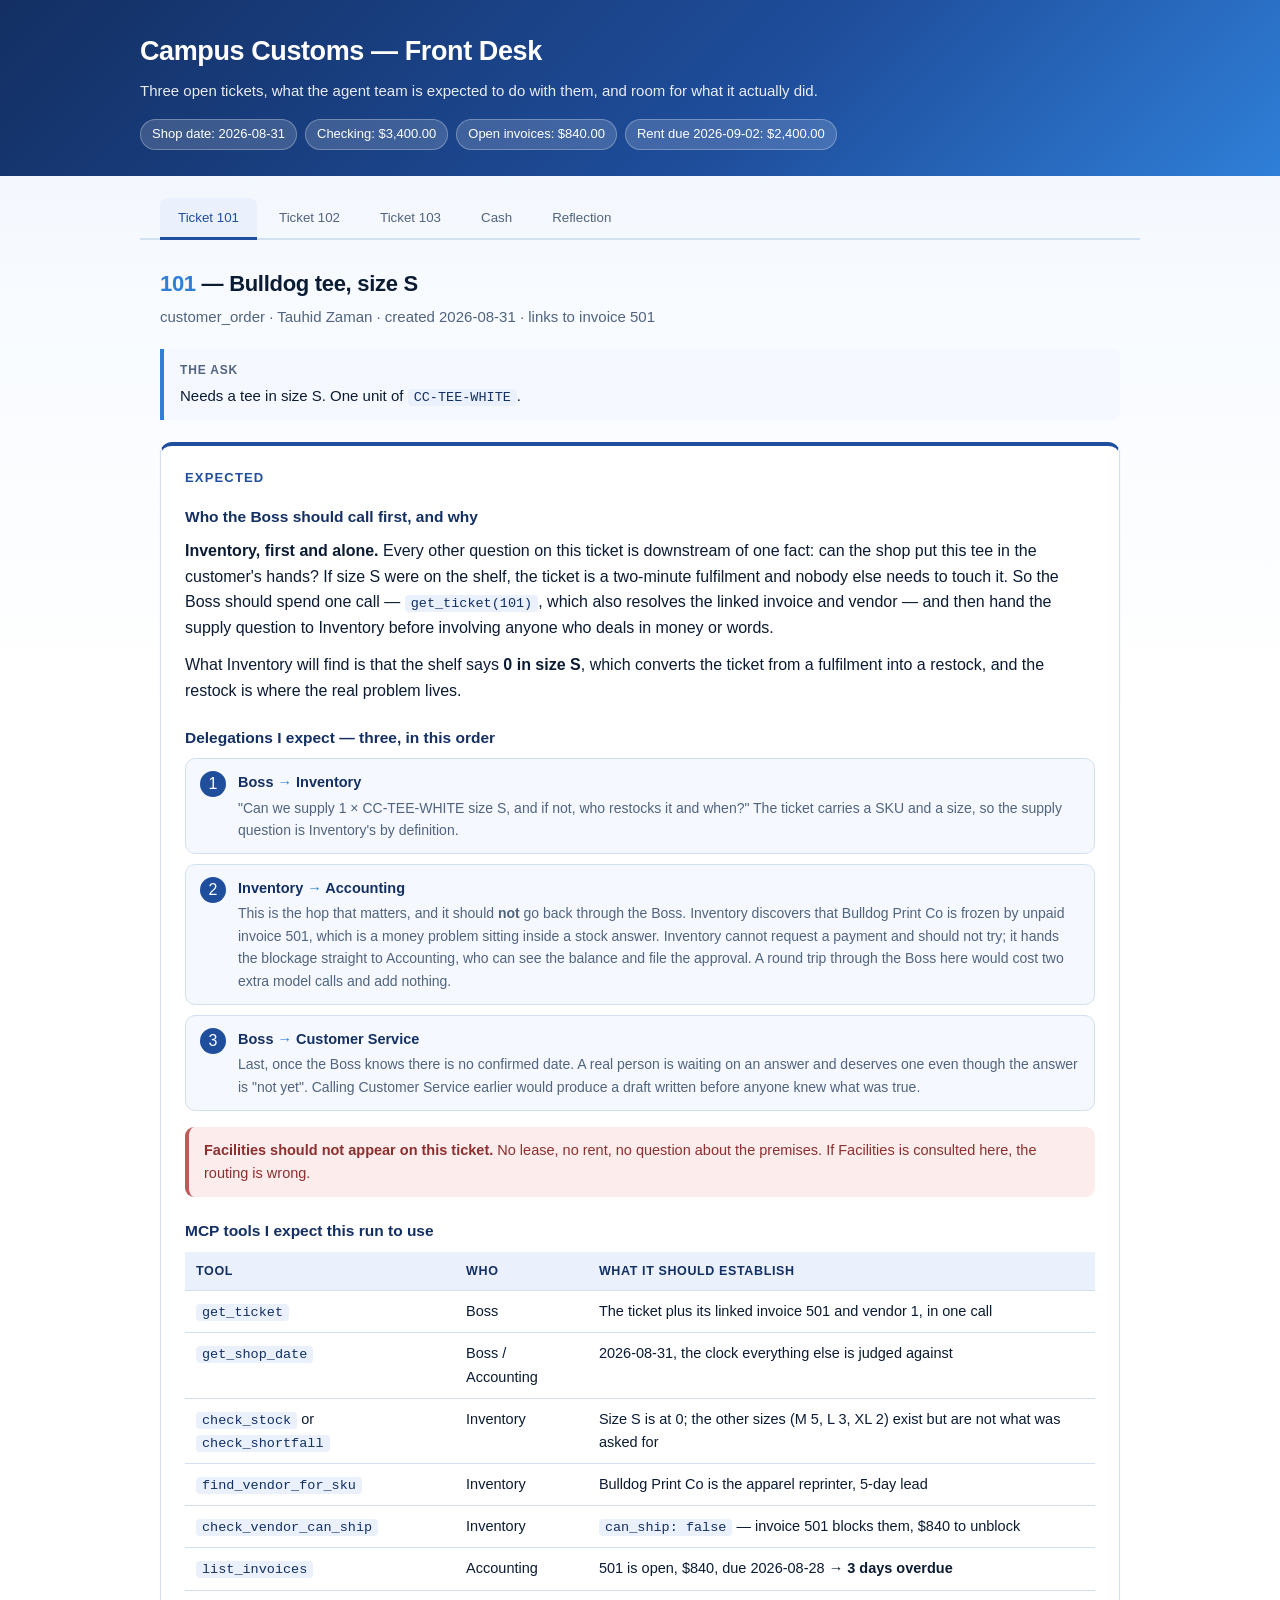
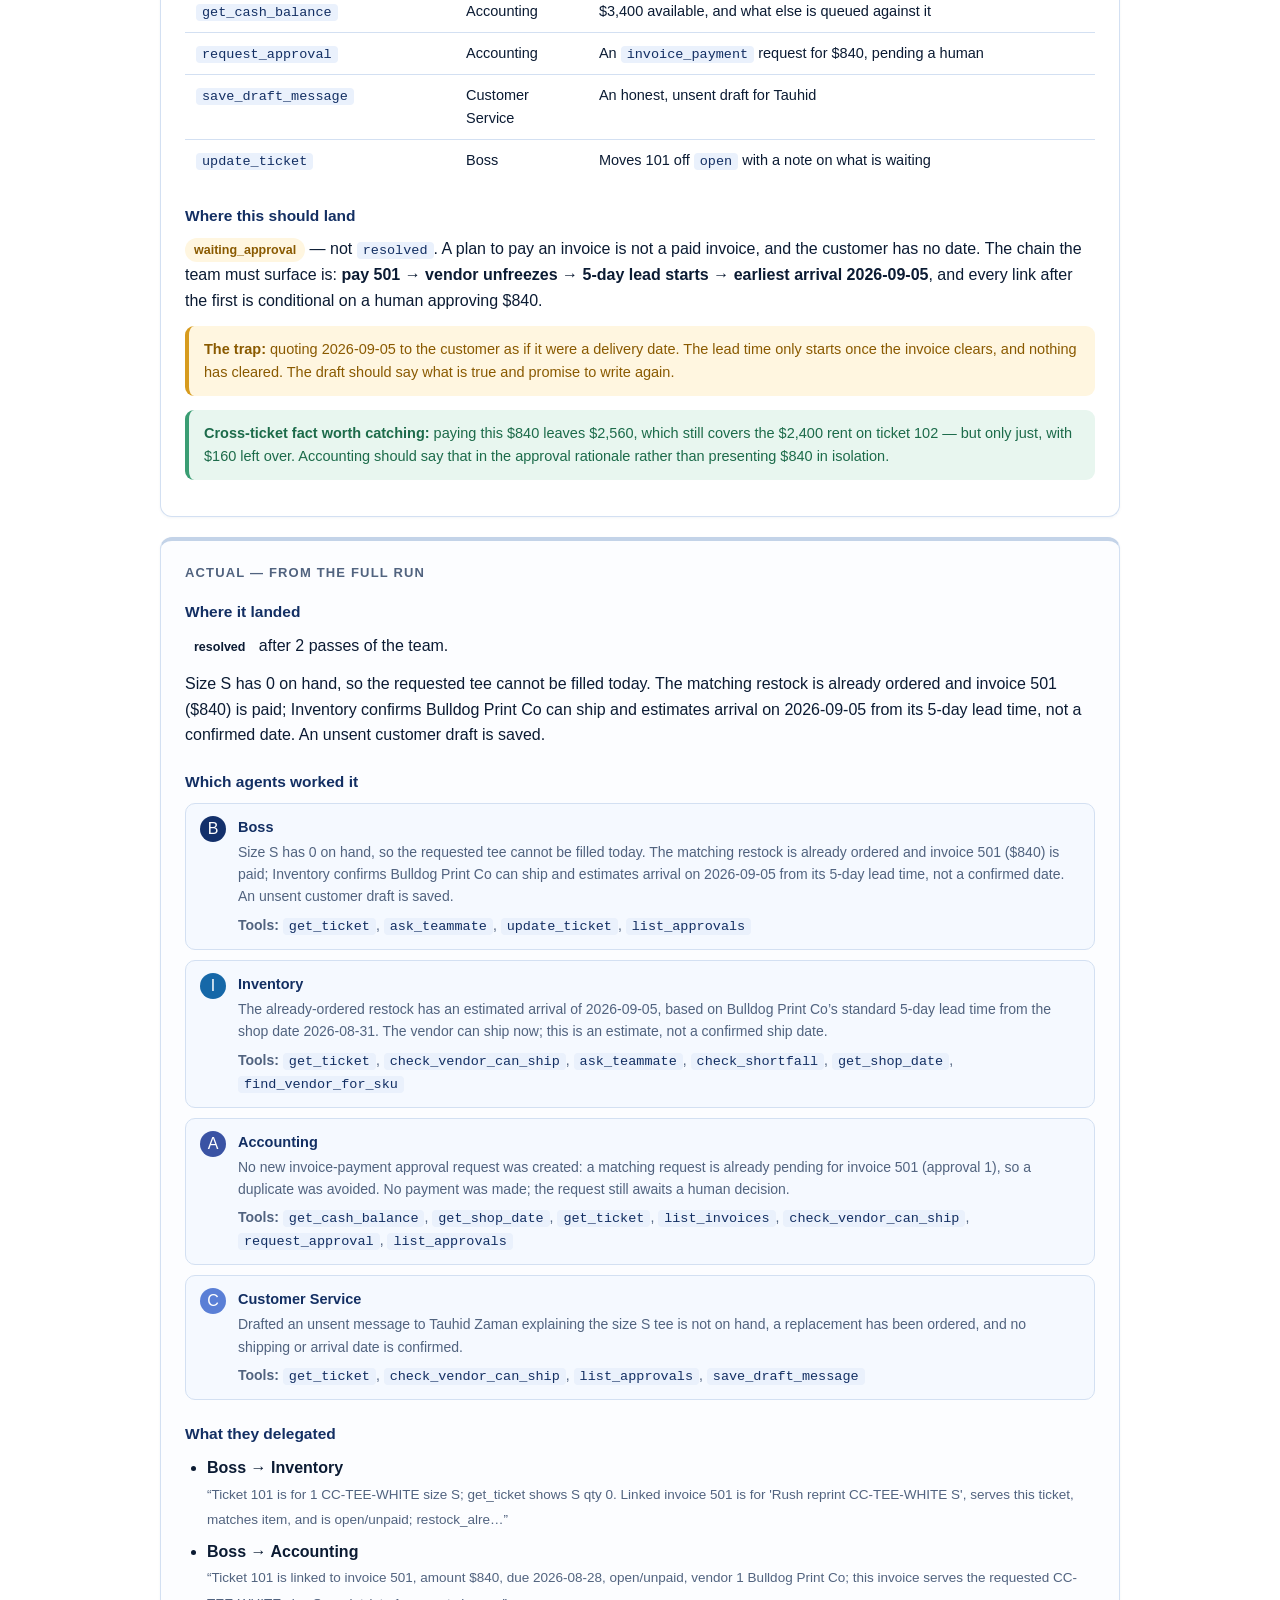
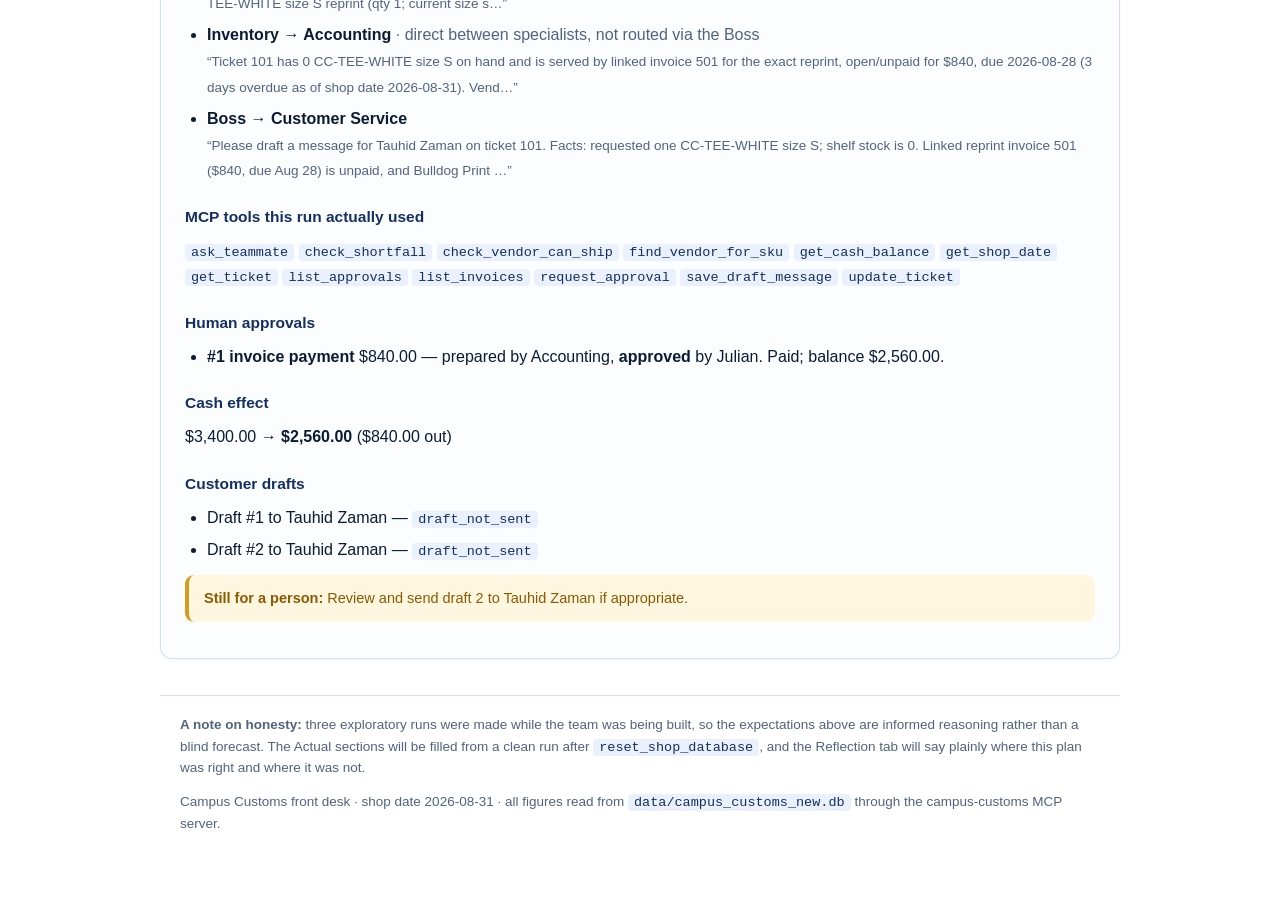
<file: output/desk_tickets.html>
<!DOCTYPE html>
<html lang="en">
<head>
<meta charset="utf-8">
<meta name="viewport" content="width=device-width, initial-scale=1">
<title>Campus Customs — Front Desk</title>
<style>
  :root{
    --ink:#0b1b33; --muted:#51637f; --line:#d3e0f2;
    --blue:#1f4e9c; --blue-dk:#132f63; --blue-lt:#eaf1fc;
    --blue-soft:#f5f9ff; --accent:#2f7fd8; --warn:#8a5a00; --warn-bg:#fff6e0;
    --good:#1c6b4a; --good-bg:#e8f6ef; --stop:#8c2f2f; --stop-bg:#fdecec;
  }
  *{box-sizing:border-box}
  body{
    margin:0; padding:0 0 60px;
    font:16px/1.6 -apple-system,BlinkMacSystemFont,"Segoe UI",Roboto,Helvetica,Arial,sans-serif;
    color:var(--ink); background:linear-gradient(180deg,#eef4fd 0%,#f8fbff 320px,#fff 700px);
  }
  header{
    background:linear-gradient(135deg,var(--blue-dk),var(--blue) 60%,var(--accent));
    color:#fff; padding:30px 34px 26px;
  }
  header h1{margin:0 0 6px; font-size:27px; letter-spacing:-.4px}
  header p{margin:0; opacity:.9; font-size:15px}
  .chips{margin-top:16px; display:flex; gap:8px; flex-wrap:wrap}
  .chip{background:rgba(255,255,255,.16); border:1px solid rgba(255,255,255,.28);
    padding:4px 11px; border-radius:20px; font-size:13px}
  .wrap{max-width:1000px; margin:0 auto; padding:0 20px}
  nav{
    display:flex; gap:4px; flex-wrap:wrap; margin:22px auto 0; max-width:1000px;
    padding:0 20px; border-bottom:2px solid var(--line);
  }
  nav button{
    font:600 15px/1 inherit; color:var(--muted); background:none; cursor:pointer;
    border:none; border-bottom:3px solid transparent; padding:12px 18px; margin-bottom:-2px;
    border-radius:8px 8px 0 0;
  }
  nav button:hover{background:var(--blue-lt); color:var(--blue)}
  nav button[aria-selected="true"]{color:var(--blue); border-bottom-color:var(--blue); background:var(--blue-lt)}
  section[role=tabpanel]{display:none; padding-top:26px}
  section[role=tabpanel].on{display:block}
  h2{font-size:22px; margin:0 0 4px; letter-spacing:-.3px}
  h2 .id{color:var(--accent); font-variant-numeric:tabular-nums}
  .sub{color:var(--muted); margin:0 0 20px; font-size:15px}
  .quote{
    border-left:4px solid var(--accent); background:var(--blue-soft);
    padding:12px 16px; margin:0 0 22px; border-radius:0 8px 8px 0; font-size:15px;
  }
  .quote b{display:block; font-size:12px; text-transform:uppercase; letter-spacing:.07em;
    color:var(--muted); margin-bottom:4px; font-weight:700}
  .panel{
    background:#fff; border:1px solid var(--line); border-radius:12px;
    padding:22px 24px; margin-bottom:20px; box-shadow:0 1px 3px rgba(20,50,100,.05);
  }
  .panel.expected{border-top:4px solid var(--blue)}
  .panel.actual{border-top:4px solid #c3d3e8; background:#fcfdff}
  .panel h3{margin:0 0 16px; font-size:13px; text-transform:uppercase; letter-spacing:.09em; color:var(--blue)}
  .panel.actual h3{color:var(--muted)}
  h4{margin:22px 0 8px; font-size:15.5px; color:var(--blue-dk)}
  h4:first-of-type{margin-top:0}
  p{margin:0 0 12px}
  ul{margin:0 0 12px; padding-left:22px}
  li{margin-bottom:7px}
  table{width:100%; border-collapse:collapse; margin:4px 0 14px; font-size:14.5px}
  th,td{text-align:left; padding:9px 11px; border-bottom:1px solid var(--line); vertical-align:top}
  th{background:var(--blue-lt); color:var(--blue-dk); font-size:12.5px;
    text-transform:uppercase; letter-spacing:.05em}
  tbody tr:last-child td{border-bottom:none}
  code{background:var(--blue-lt); color:var(--blue-dk); padding:1px 6px;
    border-radius:4px; font:13.5px/1.4 ui-monospace,SFMono-Regular,Menlo,monospace}
  .flow{display:flex; flex-direction:column; gap:10px; margin:6px 0 16px}
  .hop{display:flex; gap:12px; align-items:flex-start; background:var(--blue-soft);
    border:1px solid var(--line); border-radius:10px; padding:12px 14px}
  .hop .n{flex:0 0 26px; height:26px; border-radius:50%; background:var(--blue); color:#fff;
    font:700 13px/26px inherit; text-align:center}
  .hop .b{flex:1}
  .hop .r{font-weight:700; color:var(--blue-dk); font-size:14.5px}
  .hop .r em{font-style:normal; color:var(--accent)}
  .hop .w{font-size:14px; color:var(--muted); margin-top:2px}
  .note{padding:12px 15px; border-radius:9px; font-size:14.5px; margin:0 0 14px}
  .note.warn{background:var(--warn-bg); border-left:4px solid #d79b1e; color:var(--warn)}
  .note.good{background:var(--good-bg); border-left:4px solid #3a9d73; color:var(--good)}
  .note.stop{background:var(--stop-bg); border-left:4px solid #c05a5a; color:var(--stop)}
  .tag{display:inline-block; padding:2px 9px; border-radius:20px; font-size:12.5px; font-weight:700}
  .tag.wait{background:var(--warn-bg); color:var(--warn)}
  .tag.human{background:var(--blue-lt); color:var(--blue)}
  .placeholder{color:var(--muted); font-style:italic; padding:26px; text-align:center;
    border:2px dashed var(--line); border-radius:10px; background:#fff}
  footer{max-width:1000px; margin:36px auto 0; padding:18px 20px 0; border-top:1px solid var(--line);
    color:var(--muted); font-size:13.5px}

  .cash-table{width:100%;border-collapse:collapse;margin:6px 0 16px;font-size:14px}
  .cash-table th{background:var(--blue-lt);color:var(--blue-dk);font-size:11.5px;
    text-transform:uppercase;letter-spacing:.05em;text-align:left;padding:9px 11px}
  .cash-table td{padding:10px 11px;border-bottom:1px solid var(--line);vertical-align:top}
  .cash-table tr.total td{border-top:2px solid var(--blue);border-bottom:none;
    background:var(--blue-soft);font-weight:600}
  .cash-table .chg,.cash-table .bal{text-align:right;font-variant-numeric:tabular-nums;
    white-space:nowrap}
  .cash-table .out{color:#8c2f2f;font-weight:600}
  .cash-table .bal{font-weight:600}
  .panel.actual h4:first-of-type{margin-top:0}
</style>
</head>
<body>
<header>
  <div class="wrap" style="padding:0">
    <h1>Campus Customs — Front Desk</h1>
    <p>Three open tickets, what the agent team is expected to do with them, and room for what it actually did.</p>
    <div class="chips">
      <span class="chip">Shop date: 2026-08-31</span>
      <span class="chip">Checking: $3,400.00</span>
      <span class="chip">Open invoices: $840.00</span>
      <span class="chip">Rent due 2026-09-02: $2,400.00</span>
    </div>
  </div>
</header>

<nav role="tablist">
  <button role="tab" aria-selected="true" data-p="t101">Ticket 101</button>
  <button role="tab" aria-selected="false" data-p="t102">Ticket 102</button>
  <button role="tab" aria-selected="false" data-p="t103">Ticket 103</button>
  <button role="tab" aria-selected="false" data-p="cash">Cash</button>
  <button role="tab" aria-selected="false" data-p="reflect">Reflection</button>
</nav>

<main class="wrap">

<!-- ============================= 101 ============================= -->
<section role="tabpanel" id="t101" class="on">
  <h2><span class="id">101</span> — Bulldog tee, size S</h2>
  <p class="sub">customer_order · Tauhid Zaman · created 2026-08-31 · links to invoice 501</p>
  <div class="quote"><b>The ask</b>Needs a tee in size S. One unit of <code>CC-TEE-WHITE</code>.</div>

  <div class="panel expected">
    <h3>Expected</h3>

    <h4>Who the Boss should call first, and why</h4>
    <p><strong>Inventory, first and alone.</strong> Every other question on this ticket is downstream of
    one fact: can the shop put this tee in the customer's hands? If size S were on the shelf, the ticket
    is a two-minute fulfilment and nobody else needs to touch it. So the Boss should spend one call —
    <code>get_ticket(101)</code>, which also resolves the linked invoice and vendor — and then hand the
    supply question to Inventory before involving anyone who deals in money or words.</p>
    <p>What Inventory will find is that the shelf says <strong>0 in size S</strong>, which converts the
    ticket from a fulfilment into a restock, and the restock is where the real problem lives.</p>

    <h4>Delegations I expect — three, in this order</h4>
    <div class="flow">
      <div class="hop"><div class="n">1</div><div class="b">
        <div class="r">Boss <em>→</em> Inventory</div>
        <div class="w">"Can we supply 1 × CC-TEE-WHITE size S, and if not, who restocks it and when?"
        The ticket carries a SKU and a size, so the supply question is Inventory's by definition.</div>
      </div></div>
      <div class="hop"><div class="n">2</div><div class="b">
        <div class="r">Inventory <em>→</em> Accounting</div>
        <div class="w">This is the hop that matters, and it should <strong>not</strong> go back through the
        Boss. Inventory discovers that Bulldog Print Co is frozen by unpaid invoice 501, which is a money
        problem sitting inside a stock answer. Inventory cannot request a payment and should not try;
        it hands the blockage straight to Accounting, who can see the balance and file the approval.
        A round trip through the Boss here would cost two extra model calls and add nothing.</div>
      </div></div>
      <div class="hop"><div class="n">3</div><div class="b">
        <div class="r">Boss <em>→</em> Customer Service</div>
        <div class="w">Last, once the Boss knows there is no confirmed date. A real person is waiting on an
        answer and deserves one even though the answer is "not yet". Calling Customer Service earlier
        would produce a draft written before anyone knew what was true.</div>
      </div></div>
    </div>

    <div class="note stop"><strong>Facilities should not appear on this ticket.</strong>
    No lease, no rent, no question about the premises. If Facilities is consulted here, the routing is wrong.</div>

    <h4>MCP tools I expect this run to use</h4>
    <table>
      <thead><tr><th>Tool</th><th>Who</th><th>What it should establish</th></tr></thead>
      <tbody>
        <tr><td><code>get_ticket</code></td><td>Boss</td><td>The ticket plus its linked invoice 501 and vendor 1, in one call</td></tr>
        <tr><td><code>get_shop_date</code></td><td>Boss / Accounting</td><td>2026-08-31, the clock everything else is judged against</td></tr>
        <tr><td><code>check_stock</code> or <code>check_shortfall</code></td><td>Inventory</td><td>Size S is at 0; the other sizes (M 5, L 3, XL 2) exist but are not what was asked for</td></tr>
        <tr><td><code>find_vendor_for_sku</code></td><td>Inventory</td><td>Bulldog Print Co is the apparel reprinter, 5-day lead</td></tr>
        <tr><td><code>check_vendor_can_ship</code></td><td>Inventory</td><td><code>can_ship: false</code> — invoice 501 blocks them, $840 to unblock</td></tr>
        <tr><td><code>list_invoices</code></td><td>Accounting</td><td>501 is open, $840, due 2026-08-28 → <strong>3 days overdue</strong></td></tr>
        <tr><td><code>get_cash_balance</code></td><td>Accounting</td><td>$3,400 available, and what else is queued against it</td></tr>
        <tr><td><code>request_approval</code></td><td>Accounting</td><td>An <code>invoice_payment</code> request for $840, pending a human</td></tr>
        <tr><td><code>save_draft_message</code></td><td>Customer Service</td><td>An honest, unsent draft for Tauhid</td></tr>
        <tr><td><code>update_ticket</code></td><td>Boss</td><td>Moves 101 off <code>open</code> with a note on what is waiting</td></tr>
      </tbody>
    </table>

    <h4>Where this should land</h4>
    <p><span class="tag wait">waiting_approval</span> — not <code>resolved</code>. A plan to pay an
    invoice is not a paid invoice, and the customer has no date. The chain the team must surface is:
    <strong>pay 501 → vendor unfreezes → 5-day lead starts → earliest arrival 2026-09-05</strong>,
    and every link after the first is conditional on a human approving $840.</p>
    <div class="note warn"><strong>The trap:</strong> quoting 2026-09-05 to the customer as if it were
    a delivery date. The lead time only starts once the invoice clears, and nothing has cleared. The
    draft should say what is true and promise to write again.</div>
    <div class="note good"><strong>Cross-ticket fact worth catching:</strong> paying this $840 leaves
    $2,560, which still covers the $2,400 rent on ticket 102 — but only just, with $160 left over.
    Accounting should say that in the approval rationale rather than presenting $840 in isolation.</div>
  </div>

  <div class="panel actual">
    <h3>Actual — from the full run</h3>

    <h4>Where it landed</h4>
    <p><span class="tag resolved">resolved</span>
    after 2 passes of the team.</p>
    <p>Size S has 0 on hand, so the requested tee cannot be filled today. The matching restock is already ordered and invoice 501 ($840) is paid; Inventory confirms Bulldog Print Co can ship and estimates arrival on 2026-09-05 from its 5-day lead time, not a confirmed date. An unsent customer draft is saved.</p>

    <h4>Which agents worked it</h4>
    <div class="flow"><div class="hop"><div class="n" style="background:#13306b">B</div><div class="b"><div class="r">Boss</div><div class="w">Size S has 0 on hand, so the requested tee cannot be filled today. The matching restock is already ordered and invoice 501 ($840) is paid; Inventory confirms Bulldog Print Co can ship and estimates arrival on 2026-09-05 from its 5-day lead time, not a confirmed date. An unsent customer draft is saved.</div><div class="w" style="margin-top:6px"><strong>Tools:</strong> <code>get_ticket</code>, <code>ask_teammate</code>, <code>update_ticket</code>, <code>list_approvals</code></div></div></div><div class="hop"><div class="n" style="background:#1668a8">I</div><div class="b"><div class="r">Inventory</div><div class="w">The already-ordered restock has an estimated arrival of 2026-09-05, based on Bulldog Print Co’s standard 5-day lead time from the shop date 2026-08-31. The vendor can ship now; this is an estimate, not a confirmed ship date.</div><div class="w" style="margin-top:6px"><strong>Tools:</strong> <code>get_ticket</code>, <code>check_vendor_can_ship</code>, <code>ask_teammate</code>, <code>check_shortfall</code>, <code>get_shop_date</code>, <code>find_vendor_for_sku</code></div></div></div><div class="hop"><div class="n" style="background:#3a53a4">A</div><div class="b"><div class="r">Accounting</div><div class="w">No new invoice-payment approval request was created: a matching request is already pending for invoice 501 (approval 1), so a duplicate was avoided. No payment was made; the request still awaits a human decision.</div><div class="w" style="margin-top:6px"><strong>Tools:</strong> <code>get_cash_balance</code>, <code>get_shop_date</code>, <code>get_ticket</code>, <code>list_invoices</code>, <code>check_vendor_can_ship</code>, <code>request_approval</code>, <code>list_approvals</code></div></div></div><div class="hop"><div class="n" style="background:#5a7fd6">C</div><div class="b"><div class="r">Customer Service</div><div class="w">Drafted an unsent message to Tauhid Zaman explaining the size S tee is not on hand, a replacement has been ordered, and no shipping or arrival date is confirmed.</div><div class="w" style="margin-top:6px"><strong>Tools:</strong> <code>get_ticket</code>, <code>check_vendor_can_ship</code>, <code>list_approvals</code>, <code>save_draft_message</code></div></div></div></div>

    <h4>What they delegated</h4>
    <ul><li><strong>Boss → Inventory</strong><br><span style="color:var(--muted);font-size:13.5px">“Ticket 101 is for 1 CC-TEE-WHITE size S; get_ticket shows S qty 0. Linked invoice 501 is for 'Rush reprint CC-TEE-WHITE S', serves this ticket, matches item, and is open/unpaid; restock_alre…”</span></li><li><strong>Boss → Accounting</strong><br><span style="color:var(--muted);font-size:13.5px">“Ticket 101 is linked to invoice 501, amount $840, due 2026-08-28, open/unpaid, vendor 1 Bulldog Print Co; this invoice serves the requested CC-TEE-WHITE size S reprint (qty 1; current size s…”</span></li><li><strong>Inventory → Accounting</strong> <span style="color:var(--muted)">· direct between specialists, not routed via the Boss</span><br><span style="color:var(--muted);font-size:13.5px">“Ticket 101 has 0 CC-TEE-WHITE size S on hand and is served by linked invoice 501 for the exact reprint, open/unpaid for $840, due 2026-08-28 (3 days overdue as of shop date 2026-08-31). Vend…”</span></li><li><strong>Boss → Customer Service</strong><br><span style="color:var(--muted);font-size:13.5px">“Please draft a message for Tauhid Zaman on ticket 101. Facts: requested one CC-TEE-WHITE size S; shelf stock is 0. Linked reprint invoice 501 ($840, due Aug 28) is unpaid, and Bulldog Print …”</span></li></ul>

    <h4>MCP tools this run actually used</h4>
    <p><code>ask_teammate</code> <code>check_shortfall</code> <code>check_vendor_can_ship</code> <code>find_vendor_for_sku</code> <code>get_cash_balance</code> <code>get_shop_date</code> <code>get_ticket</code> <code>list_approvals</code> <code>list_invoices</code> <code>request_approval</code> <code>save_draft_message</code> <code>update_ticket</code></p>

    <h4>Human approvals</h4>
    <ul><li><strong>#1 invoice payment</strong> $840.00 — prepared by Accounting, <strong>approved</strong> by Julian. Paid; balance $2,560.00.</li></ul>

    <h4>Cash effect</h4>
    <p>$3,400.00 → <strong>$2,560.00</strong>
    ($840.00 out)</p>

    <h4>Customer drafts</h4><ul><li>Draft #1 to Tauhid Zaman — <code>draft_not_sent</code></li><li>Draft #2 to Tauhid Zaman — <code>draft_not_sent</code></li></ul>
    <div class="note warn"><strong>Still for a person:</strong> Review and send draft 2 to Tauhid Zaman if appropriate.</div>
  </div>
</section>

<!-- ============================= 102 ============================= -->
<section role="tabpanel" id="t102">
  <h2><span class="id">102</span> — Rent due</h2>
  <p class="sub">rent_notice · Elm City Properties · created 2026-08-31 · links to lease 1</p>
  <div class="quote"><b>The ask</b>Email: shop rent due in 2 days.</div>

  <div class="panel expected">
    <h3>Expected</h3>

    <h4>Who the Boss should call first, and why</h4>
    <p><strong>Facilities, first.</strong> This ticket is not a bill — it is an <em>email claiming</em>
    a bill. The sender, Elm City Properties, is also the landlord on lease 1, and the only thing that
    makes the claim real is the shop's own lease record. Facilities owns that record, so it goes first,
    before anybody starts moving toward a payment.</p>
    <p>The order matters more than it looks. If the Boss went to Accounting first, the team would be
    arranging money for an amount nobody had verified. Checking the lease before reaching for the
    chequebook is the whole discipline here.</p>

    <h4>Delegations I expect — two, and only two</h4>
    <div class="flow">
      <div class="hop"><div class="n">1</div><div class="b">
        <div class="r">Boss <em>→</em> Facilities</div>
        <div class="w">"Lease 1 — what does our record actually say is owed, to whom, and when, and does
        it match this notice?" Facilities should confirm $2,400 to Elm City Properties, next due
        2026-09-02, and — reading against the shop's date of 2026-08-31 — report it as
        <strong>upcoming, two days out, not late</strong>.</div>
      </div></div>
      <div class="hop"><div class="n">2</div><div class="b">
        <div class="r">Facilities <em>→</em> Accounting</div>
        <div class="w">Facilities establishes what is owed; it does not pay and does not ask to.
        It passes the verified figures to Accounting, who checks the balance against everything else
        queued and files the rent approval for a human. Specialist to specialist again — the Boss does
        not need to broker this.</div>
      </div></div>
    </div>

    <div class="note stop"><strong>Inventory and Customer Service should both stay out.</strong>
    There is no SKU and no size on this ticket, so there is nothing for Inventory to look up. And the
    landlord is not a customer — the shop should not be drafting a reply to them, so there is no
    message for Customer Service to write. This is the leanest of the three tickets and should look it.</div>

    <h4>MCP tools I expect this run to use</h4>
    <table>
      <thead><tr><th>Tool</th><th>Who</th><th>What it should establish</th></tr></thead>
      <tbody>
        <tr><td><code>get_ticket</code></td><td>Boss</td><td>The ticket and the lease behind <code>lease_id = 1</code></td></tr>
        <tr><td><code>get_lease</code></td><td>Facilities</td><td>$2,400, Chapel Street shop, Elm City Properties, next due 2026-09-02, <code>status: upcoming</code>, <code>days_until_due: 2</code></td></tr>
        <tr><td><code>get_shop_date</code></td><td>Facilities / Accounting</td><td>2026-08-31 — the reason this is "upcoming" rather than "late"</td></tr>
        <tr><td><code>get_cash_balance</code></td><td>Accounting</td><td>$3,400, and the $840 invoice request already competing for it</td></tr>
        <tr><td><code>request_approval</code></td><td>Accounting</td><td>A <code>rent_payment</code> request for $2,400, pending a human</td></tr>
        <tr><td><code>update_ticket</code></td><td>Boss</td><td>Moves 102 off <code>open</code> with the due date and the pending approval noted</td></tr>
      </tbody>
    </table>

    <h4>Where this should land</h4>
    <p><span class="tag wait">waiting_approval</span> — the work is done, the money is not moved,
    and a human has a decision with two days of runway on it.</p>
    <div class="note warn"><strong>The trap:</strong> treating "due in 2 days" as overdue and paying
    early. Rent is the largest claim on a shrinking account, and with $840 also queued, spending order
    is a real decision. Paying rent first leaves $1,000 — still enough for the invoice. The reverse
    order also works. Both fit, with $160 left; what does <em>not</em> fit is either payment plus a
    restock. Accounting should say that out loud.</div>
    <div class="note good"><strong>What good looks like:</strong> Facilities explicitly comparing the
    notice against the lease and reporting that they agree. If they ever disagreed, that mismatch —
    not the payment — would be the headline.</div>
  </div>

  <div class="panel actual">
    <h3>Actual — from the full run</h3>

    <h4>Where it landed</h4>
    <p><span class="tag resolved">resolved</span>
    after 2 passes of the team.</p>
    <p>Approval 2 was human-approved and executed, paying the $2,400 September rent on 2026-08-31. Accounting reports checking at $160 with no pending or approved claims left; the lease now records 2026-10-02 as the next due date after payment. Facilities noted that this lease date differs from the ticket's original September 2 due-date claim, but the payment record and updated next due date establish that the September rent was paid.</p>

    <h4>Which agents worked it</h4>
    <div class="flow"><div class="hop"><div class="n" style="background:#13306b">B</div><div class="b"><div class="r">Boss</div><div class="w">Approval 2 was human-approved and executed, paying the $2,400 September rent on 2026-08-31. Accounting reports checking at $160 with no pending or approved claims left; the lease now records 2026-10-02 as the next due date after payment. Facilities noted that this lease date differs from the ticket's original September 2 due-date claim, but the payment record and updated next due date establish that the September rent was paid.</div><div class="w" style="margin-top:6px"><strong>Tools:</strong> <code>get_ticket</code>, <code>ask_teammate</code>, <code>list_approvals</code>, <code>get_cash_balance</code>, <code>update_ticket</code></div></div></div><div class="hop"><div class="n" style="background:#2b7f8f">F</div><div class="b"><div class="r">Facilities</div><div class="w">The ticket’s stated September 2 due date conflicts with lease 1’s recorded October 2 due date, so the claim does not match the lease and should be reviewed before any payment action. The lease currently marks rent as upcoming, not late; I did not hand it to Accounting because of the discrepancy.</div><div class="w" style="margin-top:6px"><strong>Tools:</strong> <code>get_ticket</code>, <code>get_lease</code>, <code>get_shop_date</code>, <code>ask_teammate</code></div></div></div><div class="hop"><div class="n" style="background:#3a53a4">A</div><div class="b"><div class="r">Accounting</div><div class="w">No accounting action is needed. Approval 2 is executed and the $2,400 rent payment for lease 1 was paid on 2026-08-31 with human approval; current checking cash is $160 and there are no pending or approved claims queued.</div><div class="w" style="margin-top:6px"><strong>Tools:</strong> <code>get_cash_balance</code>, <code>get_lease</code>, <code>list_approvals</code>, <code>request_approval</code>, <code>get_shop_date</code>, <code>list_payments</code></div></div></div></div>

    <h4>What they delegated</h4>
    <ul><li><strong>Boss → Facilities</strong><br><span style="color:var(--muted);font-size:13.5px">“Ticket 102 is rent notice for lease 1, Chapel Street shop with Elm City Properties; linked next_due is 2026-09-02, monthly rent $2,400, and shop date is 2026-08-31. Please determine whether …”</span></li><li><strong>Boss → Accounting</strong><br><span style="color:var(--muted);font-size:13.5px">“Ticket 102 is rent notice for lease 1, monthly rent $2,400 due 2026-09-02; shop date is 2026-08-31. Please check cash balance and pending/approved competing spend requests, and advise whethe…”</span></li><li><strong>Facilities → Accounting</strong> <span style="color:var(--muted)">· direct between specialists, not routed via the Boss</span><br><span style="color:var(--muted);font-size:13.5px">“For ticket 102, lease 1 has been verified: Chapel Street shop, landlord Elm City Properties, monthly rent $2,400, next_due 2026-09-02; shop date 2026-08-31, 2 days until due, status upcoming…”</span></li></ul>

    <h4>MCP tools this run actually used</h4>
    <p><code>ask_teammate</code> <code>get_cash_balance</code> <code>get_lease</code> <code>get_shop_date</code> <code>get_ticket</code> <code>list_approvals</code> <code>list_payments</code> <code>request_approval</code> <code>update_ticket</code></p>

    <h4>Human approvals</h4>
    <ul><li><strong>#2 rent payment</strong> $2,400.00 — prepared by Accounting, <strong>approved</strong> by Julian. Paid; balance $160.00.</li></ul>

    <h4>Cash effect</h4>
    <p>$2,560.00 → <strong>$160.00</strong>
    ($2,400.00 out)</p>

    
    <div class="note warn"><strong>Still for a person:</strong> No action needed for this ticket.</div>
  </div>
</section>

<!-- ============================= 103 ============================= -->
<section role="tabpanel" id="t103">
  <h2><span class="id">103</span> — Bulk hoodie discount</h2>
  <p class="sub">price_override · Yale AI Club · created 2026-08-31 · no linked lease or invoice</p>
  <div class="quote"><b>The ask</b>Student org wants 20 hoodies, size M, asking for a bulk discount.
  <code>CC-HOOD-NAVY</code>.</div>

  <div class="panel expected">
    <h3>Expected</h3>

    <h4>Who the Boss should call first, and why</h4>
    <p><strong>Inventory, first — because the supply answer can make the pricing question moot.</strong>
    This ticket reads like a pricing problem, and that is the trap in it. Before anyone works out what
    twenty hoodies should cost, somebody has to establish that twenty hoodies exist. They do not:
    size M holds <strong>8</strong>, so the shop is <strong>12 short</strong>.</p>
    <p>Pricing a 20-unit order the shop cannot fill would be wasted work, and worse, it would be the
    basis of a promise. So Inventory goes first, Accounting second, and the Boss should carry
    Inventory's shortfall into the question it asks Accounting.</p>

    <h4>Delegations I expect — three</h4>
    <div class="flow">
      <div class="hop"><div class="n">1</div><div class="b">
        <div class="r">Boss <em>→</em> Inventory</div>
        <div class="w">"Can we supply 20 × CC-HOOD-NAVY in M?" Answer: 8 now, 12 short, and a restock
        runs through Bulldog Print Co — the same vendor frozen by invoice 501 on ticket 101.</div>
      </div></div>
      <div class="hop"><div class="n">2</div><div class="b">
        <div class="r">Boss <em>→</em> Accounting</div>
        <div class="w">"Given 8 on hand and 12 short, what discount can this order carry?" Accounting
        works from $22 cost against $58 list — $36 of margin a unit, $720 across twenty — and says how
        far price can fall before it stops being worth doing. It should also price the restock
        (12 × $22 = $264) against a balance with $3,240 already queued.</div>
      </div></div>
      <div class="hop"><div class="n">3</div><div class="b">
        <div class="r">Boss <em>→</em> Customer Service</div>
        <div class="w">A student org is waiting. The draft should say what is available now, that the
        full twenty cannot be confirmed, and — the part I expect to matter most — <strong>ask the club
        what price it is actually asking for</strong>, because the ticket never says.</div>
      </div></div>
    </div>

    <div class="note stop"><strong>Facilities should not appear here either.</strong>
    Across all three tickets I expect Facilities on exactly one, Inventory on two, Customer Service on
    two, and Accounting on all three — money touches everything. No ticket should pull all five agents.</div>

    <h4>MCP tools I expect this run to use</h4>
    <table>
      <thead><tr><th>Tool</th><th>Who</th><th>What it should establish</th></tr></thead>
      <tbody>
        <tr><td><code>get_ticket</code></td><td>Boss</td><td>SKU, size M, qty 20, and the pricing row</td></tr>
        <tr><td><code>check_shortfall</code></td><td>Inventory</td><td>8 on hand against 20 wanted → <code>shortfall: 12</code>, <code>can_fill_now: false</code></td></tr>
        <tr><td><code>find_vendor_for_sku</code> / <code>check_vendor_can_ship</code></td><td>Inventory</td><td>The restock vendor is the one blocked by invoice 501 — the link back to ticket 101</td></tr>
        <tr><td><code>get_pricing</code></td><td>Accounting</td><td>$22 cost, $58 list, $36/unit margin, $720 over twenty</td></tr>
        <tr><td><code>quote_discount</code></td><td>Accounting</td><td><em>Only if a target price exists.</em> The ticket names none, so this may legitimately go unused</td></tr>
        <tr><td><code>get_cash_balance</code></td><td>Accounting</td><td>Whether $264 of restock fits after rent and the invoice — it does not</td></tr>
        <tr><td><code>save_draft_message</code></td><td>Customer Service</td><td>An unsent draft that states the 8, admits the 12, and asks for the target price</td></tr>
        <tr><td><code>update_ticket</code></td><td>Boss</td><td>Moves 103 off <code>open</code></td></tr>
      </tbody>
    </table>

    <h4>Where this should land</h4>
    <p><span class="tag human">needs_human</span> — and I expect <strong>no approval request at all</strong>
    on this ticket, which is the interesting prediction. A <code>price_override</code> approval needs a
    specific price, and the club never named one. The honest move is to ask rather than to invent a
    number and send it to a human to rubber-stamp.</p>
    <div class="note warn"><strong>The trap:</strong> inventing a discount. "20% off for student orgs"
    is not in any table. An agent that produces a number here has made it up, and the shop would be
    bound by whatever the draft says.</div>
    <div class="note good"><strong>The judgement I most want to see:</strong> the Boss noticing that
    this ticket and ticket 101 queue behind the same frozen vendor, and that the $264 restock cannot be
    afforded once rent and the invoice are paid. That connection is not on the ticket — it has to be
    assembled.</div>
  </div>

  <div class="panel actual">
    <h3>Actual — from the full run</h3>

    <h4>Where it landed</h4>
    <p><span class="tag blocked">blocked</span>
    after 2 passes of the team.</p>
    <p>Accounting applied the approved $52/unit price for up to 8 units (10.3% below the $58 list price, leaving $30/unit margin). Inventory confirms only 8 of 20 size-M hoodies are available, leaving 12 short. A restock would cost $264, but checking has $160 and no pending requests, so no order was placed; the vendor's September 5 ETA is conditional and is not confirmed. Customer Service saved an unsent draft that does not promise the remaining stock or a delivery date.</p>

    <h4>Which agents worked it</h4>
    <div class="flow"><div class="hop"><div class="n" style="background:#13306b">B</div><div class="b"><div class="r">Boss</div><div class="w">Accounting applied the approved $52/unit price for up to 8 units (10.3% below the $58 list price, leaving $30/unit margin). Inventory confirms only 8 of 20 size-M hoodies are available, leaving 12 short. A restock would cost $264, but checking has $160 and no pending requests, so no order was placed; the vendor's September 5 ETA is conditional and is not confirmed. Customer Service saved an unsent draft that does not promise the remaining stock or a delivery date.</div><div class="w" style="margin-top:6px"><strong>Tools:</strong> <code>get_ticket</code>, <code>ask_teammate</code>, <code>update_ticket</code>, <code>get_cash_balance</code></div></div></div><div class="hop"><div class="n" style="background:#3a53a4">A</div><div class="b"><div class="r">Accounting</div><div class="w">Approval 4 was approved by Julian and is now executed: the $52 unit price is active for up to 8 size-M hoodies. No further accounting step is needed for that quantity; the override does not cover the remaining 12 requested units.</div><div class="w" style="margin-top:6px"><strong>Tools:</strong> <code>get_ticket</code>, <code>list_approvals</code>, <code>quote_discount</code>, <code>request_approval</code>, <code>apply_price_override</code></div></div></div><div class="hop"><div class="n" style="background:#1668a8">I</div><div class="b"><div class="r">Inventory</div><div class="w">Ticket 103 has 8 of the requested 20 size-M hoodies available now, leaving 12 short. A restock route is available through Bulldog Print Co., but no order was placed; the tool’s September 5 ETA applies only if ordered today (August 31).</div><div class="w" style="margin-top:6px"><strong>Tools:</strong> <code>get_ticket</code>, <code>check_shortfall</code>, <code>get_shop_date</code>, <code>find_vendor_for_sku</code>, <code>list_approvals</code>, <code>list_invoices</code>, <code>check_vendor_can_ship</code></div></div></div><div class="hop"><div class="n" style="background:#5a7fd6">C</div><div class="b"><div class="r">Customer Service</div><div class="w">Drafted an unsent reply to Yale AI Club: 8 size-M hoodies are available now at the approved $52 price, and no stock or delivery date is promised for the remaining 12.</div><div class="w" style="margin-top:6px"><strong>Tools:</strong> <code>list_drafts</code>, <code>get_ticket</code>, <code>save_draft_message</code>, <code>list_approvals</code></div></div></div></div>

    <h4>What they delegated</h4>
    <ul><li><strong>Boss → Accounting</strong><br><span style="color:var(--muted);font-size:13.5px">“Ticket 103: Yale AI Club requests 20 CC-HOOD-NAVY size M. get_ticket shows cost $22, list $58; notes state approval 3 was approved by Julian for $52 each on up to 8 units, but application fa…”</span></li><li><strong>Boss → Inventory</strong><br><span style="color:var(--muted);font-size:13.5px">“Ticket 103: Yale AI Club requests 20 CC-HOOD-NAVY size M. get_ticket shows 8 on hand; prior ticket note says short 12 and a restock would cost $264 against $160 checking, so no order or deli…”</span></li><li><strong>Boss → Customer Service</strong><br><span style="color:var(--muted);font-size:13.5px">“Ticket 103 facts: request is 20 CC-HOOD-NAVY size M; Inventory confirms 8 on hand, shortfall 12, no confirmed restock/order date. Vendor could ship if an order were placed, but no order is e…”</span></li></ul>

    <h4>MCP tools this run actually used</h4>
    <p><code>apply_price_override</code> <code>ask_teammate</code> <code>check_shortfall</code> <code>check_vendor_can_ship</code> <code>find_vendor_for_sku</code> <code>get_cash_balance</code> <code>get_shop_date</code> <code>get_ticket</code> <code>list_approvals</code> <code>list_drafts</code> <code>list_invoices</code> <code>quote_discount</code> <code>request_approval</code> <code>save_draft_message</code> <code>update_ticket</code></p>

    <h4>Human approvals</h4>
    <ul><li><strong>#4 price override</strong> $416.00 — prepared by Accounting, <strong>approved</strong> by Julian. No money moved.</li></ul>

    <h4>Cash effect</h4>
    <p>$160.00 → <strong>$160.00</strong>
    (unchanged)</p>

    <h4>Customer drafts</h4><ul><li>Draft #3 to Yale AI Club — <code>draft_not_sent</code></li><li>Draft #4 to Yale AI Club — <code>draft_not_sent</code></li><li>Draft #5 to Yale AI Club — <code>draft_not_sent</code></li><li>Draft #6 to Yale AI Club — <code>draft_not_sent</code></li></ul>
    <div class="note warn"><strong>Still for a person:</strong> Resolve the $104 restock funding shortfall (or decide whether to proceed with only the 8 available); then send or edit draft 6 as appropriate.</div>
  </div>
</section>

<!-- ============================= CASH ============================= -->
<section role="tabpanel" id="cash">
  <h2>Cash</h2>
  <p class="sub">Every movement of money across the full run, reconciled against the database.</p>

  <div class="panel expected">
    <h3>The ledger</h3>
    <table class="cash-table">
      <thead><tr><th>What</th><th>Kind</th><th>Change</th><th>Balance</th></tr></thead>
      <tbody>
        <tr><td><strong>Opening balance</strong><br><span class="sub">after <code>reset_shop_database</code></span></td><td>—</td><td>—</td><td class="bal">$3,400.00</td></tr><tr><td><strong>Ticket #101</strong> — Bulldog tee<br><span class="sub">invoice payment, approval #1, approved by Julian</span></td><td>invoice payment</td><td class="chg out">−840.00</td><td class="bal">$2,560.00</td></tr><tr><td><strong>Ticket #102</strong> — Rent due<br><span class="sub">rent payment, approval #2, approved by Julian</span></td><td>rent payment</td><td class="chg out">−2,400.00</td><td class="bal">$160.00</td></tr><tr><td><strong>Ticket #103</strong> — Bulk hoodie discount<br><span class="sub">No money moved on this ticket. An approved request could not be settled — see the ticket tab.</span></td><td>—</td><td class="chg">0.00</td><td class="bal">$160.00</td></tr><tr class="total"><td><strong>Closing balance</strong><br><span class="sub">matches <code>cash_accounts.balance</code> in the working database</span></td><td>—</td><td class="chg out">−3,240.00</td><td class="bal">$160.00</td></tr>
      </tbody>
    </table>

    <div class="note good">
      <strong>Reconciliation.</strong> Opening $3,400.00 − payments $3,240.00
      = <strong>$160.00</strong>, which is exactly
      <code>cash_accounts.balance</code> in <code>data/campus_customs_new.db</code>
      ($160.00). Checked by assertion when this page was generated, so the two
      cannot drift apart.
    </div>

    <h4>Every payment row in the database</h4>
    <table class="cash-table">
      <thead><tr><th>id</th><th>kind</th><th>ref</th><th>amount</th><th>paid on</th><th>approved by</th></tr></thead>
      <tbody><tr><td>1</td><td>invoice</td><td>501</td><td>$840.00</td><td>2026-08-31</td><td><strong>Julian</strong></td></tr><tr><td>2</td><td>rent</td><td>1</td><td>$2,400.00</td><td>2026-08-31</td><td><strong>Julian</strong></td></tr></tbody>
    </table>
    <p class="sub" style="margin-top:10px">Every row carries a person's name in
    <code>approved_by</code>. No agent can write that column — the pay tools copy it from a
    human's decision on the approvals board.</p>

    <div class="note warn">
      <strong>Cash only leaves.</strong> No revenue is modelled in this shop, so the balance
      only ever shrinks. That is what makes the order of spending a real decision:
      $3,400.00 covered the overdue invoice and the rent together, and what was left
      would not cover a restock.
    </div>
  </div>
</section>

<!-- ========================== REFLECTION ========================== -->
<section role="tabpanel" id="reflect">
  <h2>Reflection</h2>
  <p class="sub">What I think went right, what went wrong, and what I would build next — all of it
  against the three tickets on the other tabs.</p>

  <div class="panel expected">
    <h3>1 · How did the agents perform on each ticket?</h3>

    <p>Honestly, my first reaction is about the process rather than the agents. The first few times
    we tried a full run, everything took way too long and we had to adjust multiple times. By the
    time we got a clean run it went much smoother — but it should never have taken that many
    attempts to get through the <em>first</em> ticket. Three separate runs died before one finished:
    one on a request limit, one on a network blip, one on a tool that did not exist. That is not the
    agents being bad at their jobs. That is me not having built the shop properly before asking five
    agents to run it.</p>

    <p>Once the system was actually finished, the agents were good. Here is how I would grade each
    ticket:</p>

    <h4>Ticket 101 — Bulldog tee — <span class="tag resolved">resolved</span></h4>
    <p><strong>Strong.</strong> This was the hardest ticket on the board and it closed in two passes
    with four agents. The part I am most pleased with is the hand-off chain: Inventory found that
    size S was at 0, worked out that Bulldog Print Co was the right vendor, discovered the vendor was
    frozen by unpaid invoice 501 — and then went <strong>straight to Accounting</strong> instead of
    bouncing back through the Boss. That is the <code>Inventory → Accounting</code> edge at depth 2 on
    the 101 tab, and it is the one thing I most wanted to see from building a fully connected team.
    A strict hierarchy would have cost two extra model calls to deliver the same answer.</p>
    <p>It also avoided the trap I wrote into the plan. The vendor's lead time is five days, which
    implies 2026-09-05, and it would have been very easy to hand the customer that date as a promise.
    Inventory reported it as an <em>estimate derived from the vendor's standard lead time</em>, and
    the draft that went to Tauhid Zaman does not promise a delivery date at all. Twelve tools,
    four agents, one $840 approval, and nothing invented.</p>

    <h4>Ticket 102 — Rent due — <span class="tag resolved">resolved</span></h4>
    <p><strong>Strong, and the cleanest of the three.</strong> Nine tools, three agents, no wasted
    motion. The thing that matters here is what Facilities <em>refused</em> to do. The ticket is an
    email from Elm City Properties claiming rent is due; Facilities went and checked lease 1 and
    reported it as <strong>upcoming, two days out, not late</strong>. That sounds small, but the shop
    had $2,560 at that moment and $2,400 of rent sitting in front of it. If the team had read "due
    soon" as "overdue" it would have pushed the shop to spend early, and with a $160 cushion the
    timing of that spend genuinely matters. The agent treated the landlord's email as a claim and the
    shop's own lease as the fact.</p>
    <p>Minor ding: the Boss asked Accounting directly <em>and</em> Facilities handed the same question
    to Accounting, so Accounting got pulled in twice for one $2,400 payment. It did not break
    anything, but it is duplicated work.</p>

    <h4>Ticket 103 — Bulk hoodie discount — <span class="tag blocked">blocked</span></h4>
    <p><strong>Good work, ending in a wall — and the wall is the interesting part.</strong> Fifteen
    tools, the most of any ticket. The team did everything available to it: confirmed 8 of 20 size-M
    hoodies on hand, proposed the shop's own price of $52 a unit (10.3% off the $58 list, leaving $30
    of margin), got that approved by a human, applied it, and drafted an offer that does not promise
    the twelve hoodies that do not exist.</p>

    <div class="note good">
      <strong>Why 103 being blocked is the most interesting result on this board.</strong>
      I assumed at first that it got blocked because it ran last and the other two tickets had
      already drained the account. That is wrong, and the arithmetic is worth sitting with:
      <ul style="margin-top:8px">
        <li>Invoice 501 (ticket 101): <strong>$840.00</strong></li>
        <li>September rent (ticket 102): <strong>$2,400.00</strong></li>
        <li>Restocking the 12 missing hoodies (ticket 103): 12 × $22 = <strong>$264.00</strong></li>
        <li>Total the board asks for: <strong>$3,504.00</strong></li>
        <li>Cash the shop opened with: <strong>$3,400.00</strong></li>
      </ul>
      <p style="margin:10px 0 0"><strong>The shop is $104 short no matter what order you work the
      tickets in.</strong> I checked all six orderings — every one of them leaves a ticket unfunded.
      So 103 is not blocked by bad sequencing or by an agent making a poor call. It is blocked by
      arithmetic that was baked into the board before any agent touched it. And the number the Boss
      reported as the shortfall was <strong>exactly $104</strong> — it found the real constraint, not
      an approximation of it.</p>
    </div>

    <p>That reframes how I grade it. The team hit a genuine wall and did the right thing at the wall:
    it refused to place an order it could not fund, said how short it was, applied the part of the
    deal it <em>could</em> honour, and left the rest to a person. <code>blocked</code> is the honest
    status. Marking 103 "resolved" would have meant either inventing money or promising the club
    twenty hoodies the shop cannot produce — and the whole point of the guardrails is that neither is
    available. The no-negative-balance rule did its job on a real decision, not a test case.</p>

    <p>The one thing I would criticise: 103 pulled four agents and fifteen tools to reach an answer
    that $3,400 − $3,504 already determined. An Accounting-first look at total obligations would have
    found the $104 gap earlier and cheaper.</p>
  </div>

  <div class="panel expected">
    <h3>2 · Actual vs the Expected plan</h3>
    <p>I wrote the Expected sections on the other three tabs before any of this ran. Here is where I
    was right and where I was wrong.</p>

    <table>
      <thead><tr><th>Ticket</th><th>I predicted</th><th>What happened</th><th>Verdict</th></tr></thead>
      <tbody>
        <tr>
          <td><strong>101</strong></td>
          <td>Inventory first; 3 hand-offs including <code>Inventory → Accounting</code> direct;
              Facilities stays out; ends <code>waiting_approval</code></td>
          <td>Inventory first ✅; <strong>4</strong> hand-offs — the predicted direct
              <code>Inventory → Accounting</code> edge happened ✅, plus an extra
              <code>Boss → Accounting</code>; Facilities stayed out ✅; ended
              <strong><code>resolved</code></strong></td>
          <td>Mostly right</td>
        </tr>
        <tr>
          <td><strong>102</strong></td>
          <td>Facilities first; <strong>exactly 2</strong> hand-offs; Inventory and Customer Service
              both stay out; ends <code>waiting_approval</code></td>
          <td>Facilities first ✅; <strong>3</strong> hand-offs, not 2; Inventory out ✅;
              Customer Service out ✅; ended <strong><code>resolved</code></strong></td>
          <td>Right on routing, wrong on count</td>
        </tr>
        <tr>
          <td><strong>103</strong></td>
          <td>Inventory first; 3 hand-offs all from the Boss; Facilities out;
              <strong>no approval request at all</strong>; ends <code>needs_human</code></td>
          <td><strong>Accounting</strong> first, not Inventory; 3 hand-offs all from the Boss ✅;
              Facilities out ✅; <strong>it did raise an approval</strong> (#4, $416);
              ended <strong><code>blocked</code></strong></td>
          <td>My most confident prediction was wrong</td>
        </tr>
      </tbody>
    </table>

    <h4>What I got right</h4>
    <p>The routing. I said Facilities should appear on exactly one of the three tickets, Inventory on
    two, Customer Service on two, and Accounting on all three — and that is precisely what happened.
    No ticket pulled all five agents. On the 102 tab you can see Inventory and Customer Service sat at
    <code>0 steps</code>, which is right: there is no SKU to look up and a landlord is not a customer
    to write to.</p>
    <p>I also called the specialist-to-specialist hand-off on 101 before it existed in any run, and
    both traps I warned about were avoided — nobody quoted 2026-09-05 as a delivery date, and nobody
    called rent overdue when it was two days out.</p>

    <h4>What I got wrong</h4>
    <p><strong>I consistently under-counted hand-offs.</strong> Both 101 and 102 used one more than I
    planned, and in both cases it was the same mistake: the Boss asked Accounting directly <em>and</em>
    a specialist also handed Accounting the same question. My plan assumed a tidier chain than a real
    Boss produces.</p>
    <p><strong>The 103 prediction is the one worth owning.</strong> I was most confident about that one
    — I wrote that the honest move was to ask the club for a target price rather than invent one, so
    there would be no approval at all. The actual run raised approval #4 for $416 and got it approved.
    But I cannot claim the agents outperformed my plan, because <strong>I changed the system in
    between</strong>. When the earlier run stalled, I added a rule to the Accounting prompt telling it
    to propose the shop's own price when the customer has not named one. The plan was right about the
    system I had when I wrote it; I then rebuilt the system. That is a fair description of what
    happened and I would rather say it than take credit for it.</p>
    <p>I also predicted 103 would land on <code>needs_human</code>, and it landed on
    <code>blocked</code> — which is a sharper answer than mine. <code>needs_human</code> says "someone
    should look at this." <code>blocked</code> says "the shop cannot do this and here is the $104
    reason."</p>
  </div>

  <div class="panel expected">
    <h3>3 · What would have been simpler as one agent with tools?</h3>

    <p>Probably most of it, if I am being honest — and the reason is run time. Making this many API
    calls is what made the whole thing slow, and a lot of those calls exist only so the agents can
    talk to each other rather than do work. One agent holding all 26 tools would not have to brief
    anybody.</p>

    <p>The numbers on the other tabs back this up. Ticket 102 is the clearest case: a lease lookup, a
    balance check, an approval request, and a ticket update. Four real facts. It took
    <strong>three agents and nine tools</strong>, and three of those tool calls were
    <code>ask_teammate</code> — pure coordination, zero shop data. The Boss's single
    <code>ask_teammate</code> call also <em>blocks</em> while that specialist runs its own loop, so
    every hand-off multiplies the wait instead of adding to it. At roughly 8–22 seconds per model
    call, that is where the minutes went.</p>

    <p>Ticket 101 is the strongest counter-argument, though. The specialisation genuinely earned
    something there: Inventory knew to check stock at the size level rather than the SKU level, and it
    knew that a vendor holding an unpaid invoice will not ship. Those are two different kinds of
    expertise, written into two different prompts. A single generalist agent would have needed both
    rules in one prompt alongside the lease rules and the margin rules and the drafting rules — and
    the longer a prompt gets, the more of it the model quietly ignores.</p>

    <p>Where I land: <strong>102 should have been one agent.</strong> It is a lookup and a payment
    request. <strong>101 benefited from the team</strong> because it crossed three domains — stock,
    money, and a customer. If I rebuilt this I would let the Boss handle simple tickets alone and only
    convene specialists when a ticket touches more than one table, rather than delegating by reflex.
    The separation I would keep regardless is the human approval boundary, which is not an agent-count
    question at all — it lives in the tools, and the Cash tab shows it held either way.</p>
  </div>

  <div class="panel expected">
    <h3>4 · Three new problems this team could already solve</h3>
    <p>These need no new tools or agents — everything is already on the board.</p>

    <h4>a. The Crest Mugs are at zero and nobody has noticed</h4>
    <p><code>CC-MUG-CREST</code> is sitting at <strong>qty 0</strong> in Aisle D right now, same as
    size-S tees were on ticket 101, and no ticket has been raised about it. The moment a customer asks
    for one, the team runs the 101 playbook: <code>check_shortfall</code> confirms the zero,
    <code>find_vendor_for_sku</code> maps mugs to <strong>Elm City Gifts</strong> (vendor 2,
    specialty "mugs and small goods", <strong>3-day lead</strong> — faster than the apparel vendor),
    <code>check_vendor_can_ship</code> confirms they hold no unpaid invoice so they are not frozen the
    way Bulldog Print Co was, and Accounting prices a restock against the balance. At $3.50 cost a
    mug, even the $160 left on the Cash tab funds about 45 of them. This is the one ticket on the
    board the shop could actually afford today.</p>

    <h4>b. October rent arrives and the shop cannot pay it</h4>
    <p>Paying September rent rolled lease 1's <code>next_due</code> forward to <strong>2026-10-02</strong>.
    That is $2,400 against the <strong>$160</strong> on the Cash tab. The team handles this without a
    single new tool: Facilities reads the lease against <code>desk.date_today</code>, Accounting calls
    <code>get_cash_balance</code>, and <code>pay_rent</code> refuses with
    <code>insufficient_funds</code> and a <code>short_by</code> of $2,240 rather than overdrawing the
    account. The valuable part is that the team surfaces it as a <em>forecast</em> — the shop learns
    it cannot make rent weeks before the landlord does, which is exactly when that news is useful.</p>

    <h4>c. The Yale AI Club says yes to the eight</h4>
    <p>Ticket 103 is parked waiting on the club. If they accept 8 hoodies at the approved $52, the
    team closes it with tools it already used: the price override (#4) is applied and executed,
    <code>adjust_inventory</code> takes size-M stock from 8 down to 0, <code>save_draft_message</code>
    confirms the order, and <code>update_ticket</code> moves 103 from <code>blocked</code> to
    <code>resolved</code>. The $104 shortfall stops mattering because the shop stops trying to supply
    the twelve it cannot fund.</p>
  </div>

  <div class="panel expected">
    <h3>5 · Three problems this team could <em>not</em> solve — and what I would build</h3>
    <p>Each of these is something that will actually happen to the three tickets on this board, and
    each one stops dead at a tool that does not exist.</p>

    <h4>a. Money coming in — the biggest hole in the whole shop</h4>
    <p>If the Yale AI Club hands over $416 for those eight hoodies, <strong>there is nowhere to put
    it.</strong> Every tool I built moves cash one way: <code>pay_invoice</code>,
    <code>pay_rent</code> and <code>place_purchase_order</code> all subtract, and nothing adds. The
    Cash tab is a one-way ledger that can only go down — the shop could sell every item in Aisles A
    through D and the balance would still read <strong>$160.00</strong>. It also means the $104
    shortfall that blocked ticket 103 is <em>permanent</em>, when in a real shop one good afternoon
    on the floor would close it.</p>
    <p>There is a second blindness stacked on top of that one. Nothing in the system can look at the
    whole board at once and say "these three tickets want $3,504 and we have $3,400" <em>before</em>
    any of it is spent. <code>get_cash_balance</code> only shows what is already queued, so the team
    discovered the gap the hard way — on the third ticket, after the money was gone.</p>
    <p><strong>What I would build:</strong> a <code>record_sale(sku, size, qty, unit_price)</code>
    tool that credits <code>cash_accounts</code> and decrements <code>inventory</code> in one
    transaction, and a <code>receive_payment(invoice_id, amount)</code> tool for money owed
    <em>to</em> the shop — which needs a customer-invoices table, since <code>invoices</code>
    currently only models what the shop owes vendors. Plus
    <code>forecast_obligations(through_date)</code>, totalling every open invoice, every lease due
    before a date, and every shortfall implied by an open ticket. Then a <strong>Sales agent</strong>
    owning the revenue side the way Accounting owns spending, and a <strong>Treasurer</strong> that
    runs before the board is worked and tells the Boss which tickets are fundable — so the shop
    chooses what to sacrifice on purpose instead of finding out on ticket three. Without any of
    this, Accounting is only ever deciding which bill to pay last.</p>

    <h4>b. Goods actually arriving — and a clock that never moves</h4>
    <p>Two linked gaps, and together they mean ticket 101's customer can never actually be served.
    <code>place_purchase_order</code> deliberately does not raise stock, because ordered goods are in
    transit rather than on the shelf. But I never built the other half: <strong>nothing records a
    delivery.</strong> When the Bulldog Print Co reprint lands, no tool can put that tee into
    <code>inventory</code>, so size S stays at 0 forever.</p>
    <p>Worse, <strong>the shop's clock never advances.</strong> <code>desk.date_today</code> is frozen
    at 2026-08-31. The 2026-09-05 arrival estimate Inventory quoted on the 101 tab can never arrive,
    and the October rent now sitting on lease 1 at 2026-10-02 can never fall due. The shop is
    permanently stuck on one Monday in August.</p>
    <p><strong>What I would build:</strong> <code>receive_shipment(po_id, sku, size, qty)</code> that
    raises stock, closes the purchase order, and refuses a quantity larger than what was ordered; and
    <code>advance_shop_date(to_date)</code> so time can pass at all. Then a <strong>Receiving
    agent</strong> that checks each delivery against what was ordered and flags short shipments, and a
    <strong>Scheduler</strong> that rolls the date forward and re-reads the board for whatever just
    became due — which is how October rent would surface as a problem before the landlord raises it.</p>

    <h4>c. Hearing back from a customer</h4>
    <p>Ticket 103 is blocked on the Yale AI Club's answer and ticket 101 is waiting on Tauhid Zaman,
    and there is no way for either reply to reach the shop. There are <strong>six drafts</strong>
    across this board, every one of them <code>draft_not_sent</code>, and the channel is strictly
    one-way by design. That is the right call for this assignment — I would not want agents emailing
    real people — but it means every customer conversation dead-ends after a single message. The team
    can ask the club whether it will take eight hoodies at $52, and then it can never find out.</p>
    <p><strong>What I would build:</strong> a <code>record_customer_reply(ticket_id, message)</code>
    tool that appends an inbound message to the ticket, so a person can paste in what the customer
    actually said and the team can pick the ticket back up where it stopped. Still no sending — just
    a way for the shop to learn something it did not already know, which is the one thing currently
    impossible. Customer Service would own it, and it is what would move 103 from
    <code>blocked</code> to <code>resolved</code> without inventing a single fact.</p>
  </div>
</section>

<footer>
  <p><strong>A note on honesty:</strong> three exploratory runs were made while the team was being
  built, so the expectations above are informed reasoning rather than a blind forecast. The Actual
  sections will be filled from a clean run after <code>reset_shop_database</code>, and the Reflection
  tab will say plainly where this plan was right and where it was not.</p>
  <p>Campus Customs front desk · shop date 2026-08-31 · all figures read from
  <code>data/campus_customs_new.db</code> through the campus-customs MCP server.</p>
</footer>
</main>

<script>
  const tabs = document.querySelectorAll('nav button');
  const panels = document.querySelectorAll('section[role=tabpanel]');
  tabs.forEach(tab => tab.addEventListener('click', () => {
    tabs.forEach(t => t.setAttribute('aria-selected', String(t === tab)));
    panels.forEach(p => p.classList.toggle('on', p.id === tab.dataset.p));
    history.replaceState(null, '', '#' + tab.dataset.p);
  }));
  // Allow deep-linking to a tab, e.g. desk_tickets.html#t103
  const hash = location.hash.slice(1);
  if (hash) document.querySelector(`nav button[data-p="${hash}"]`)?.click();
</script>
</body>
</html>
</file>
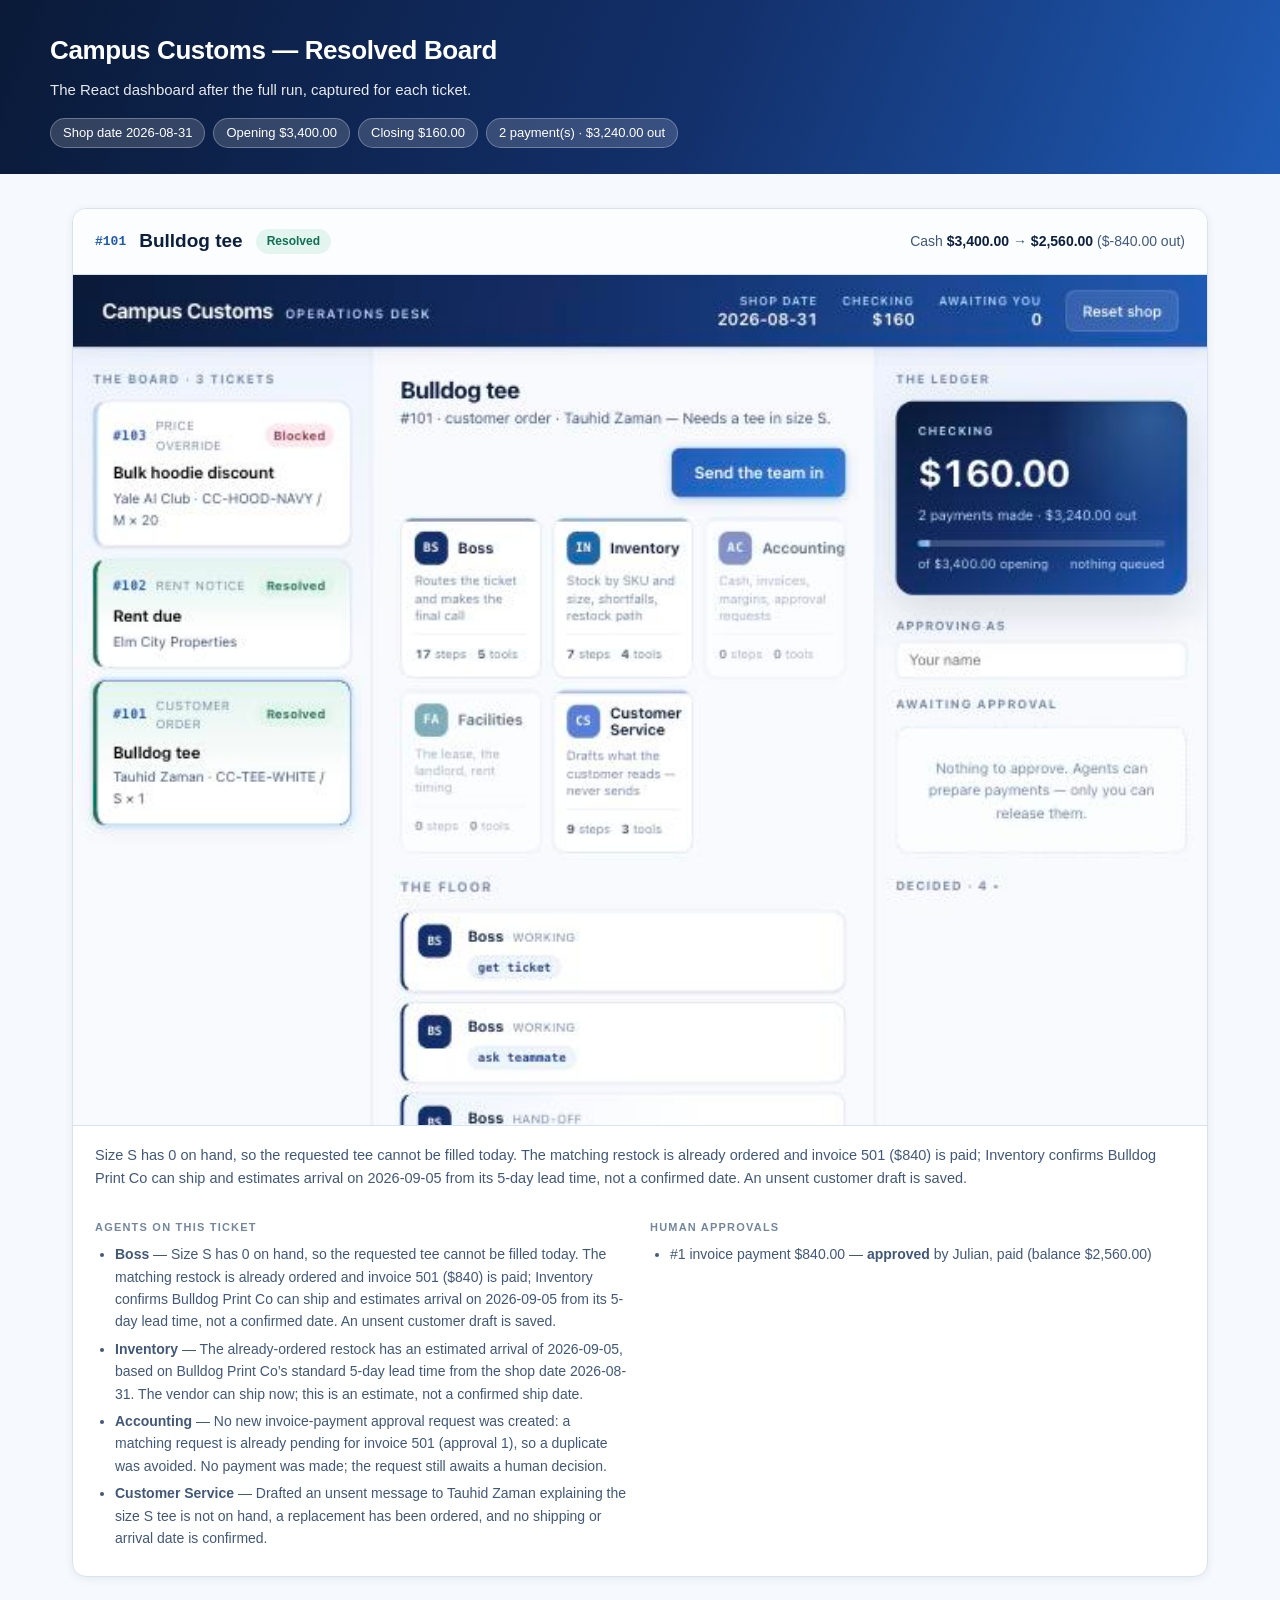
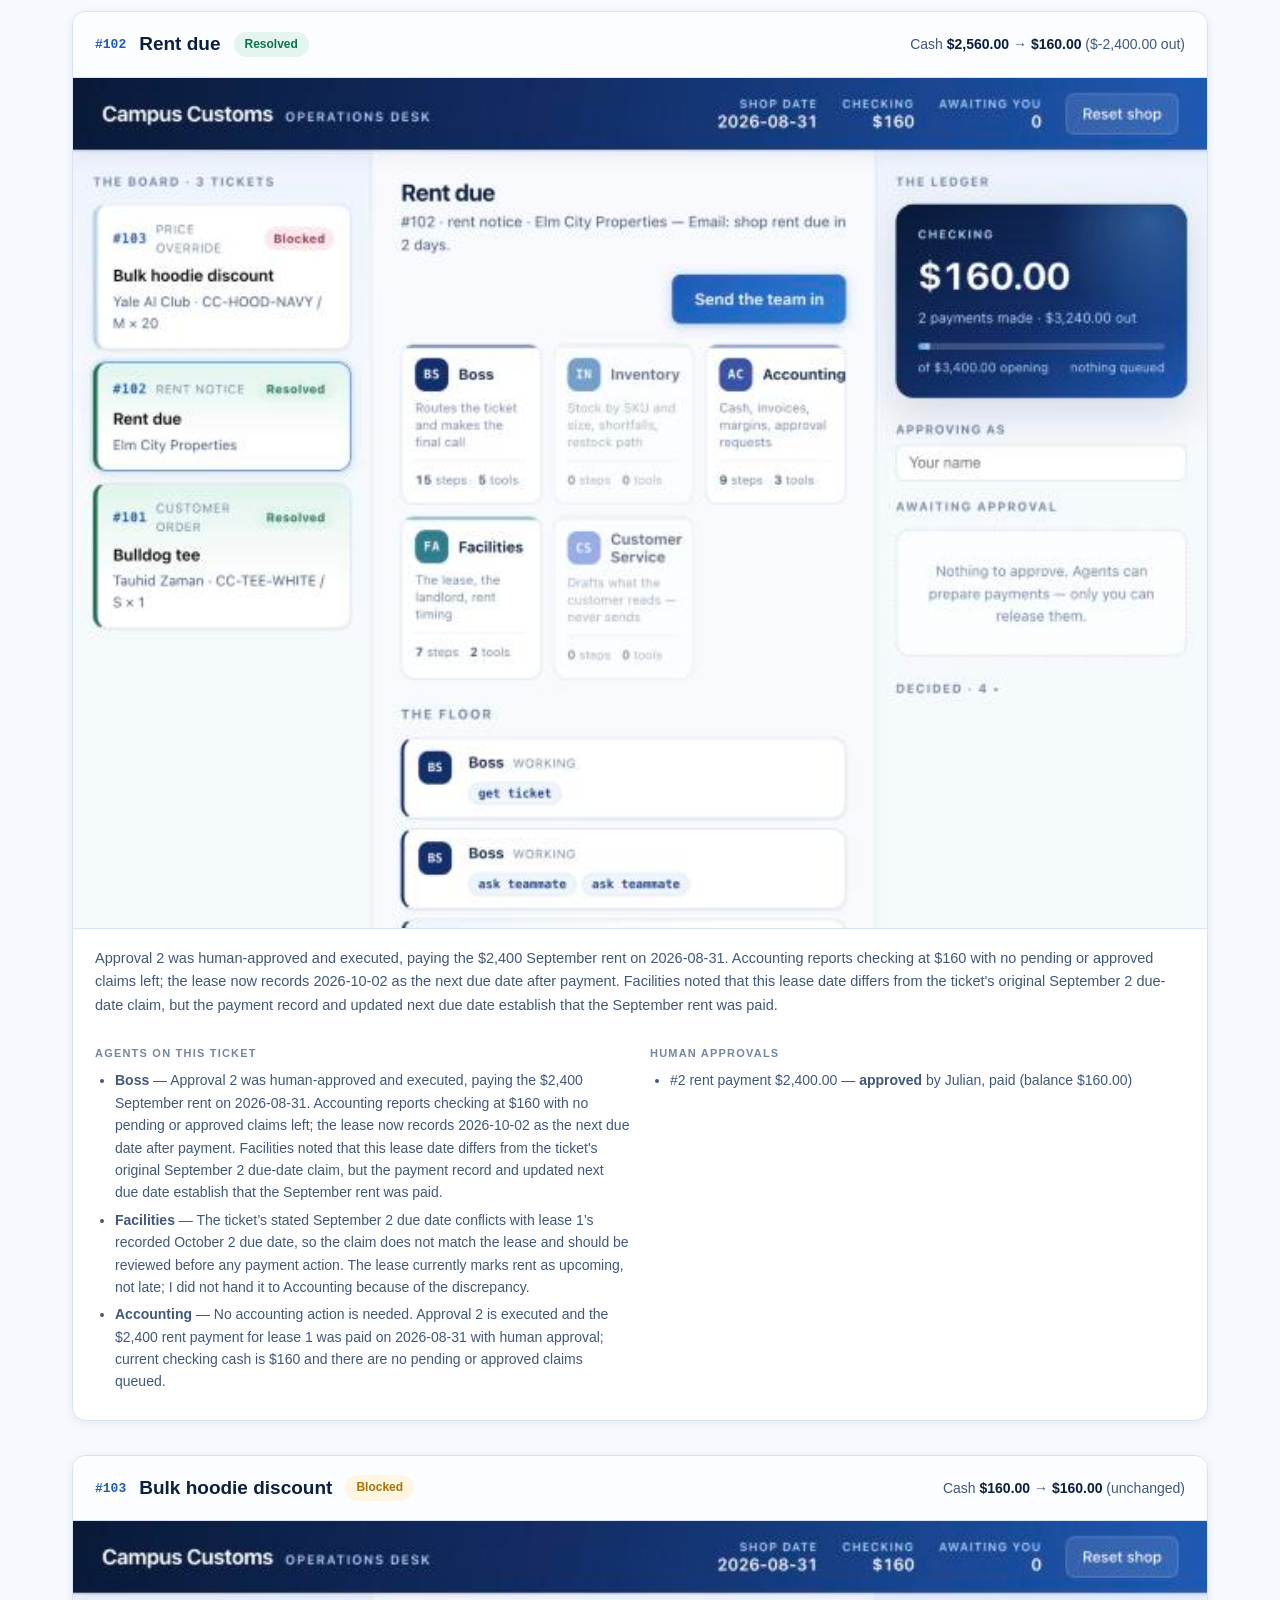
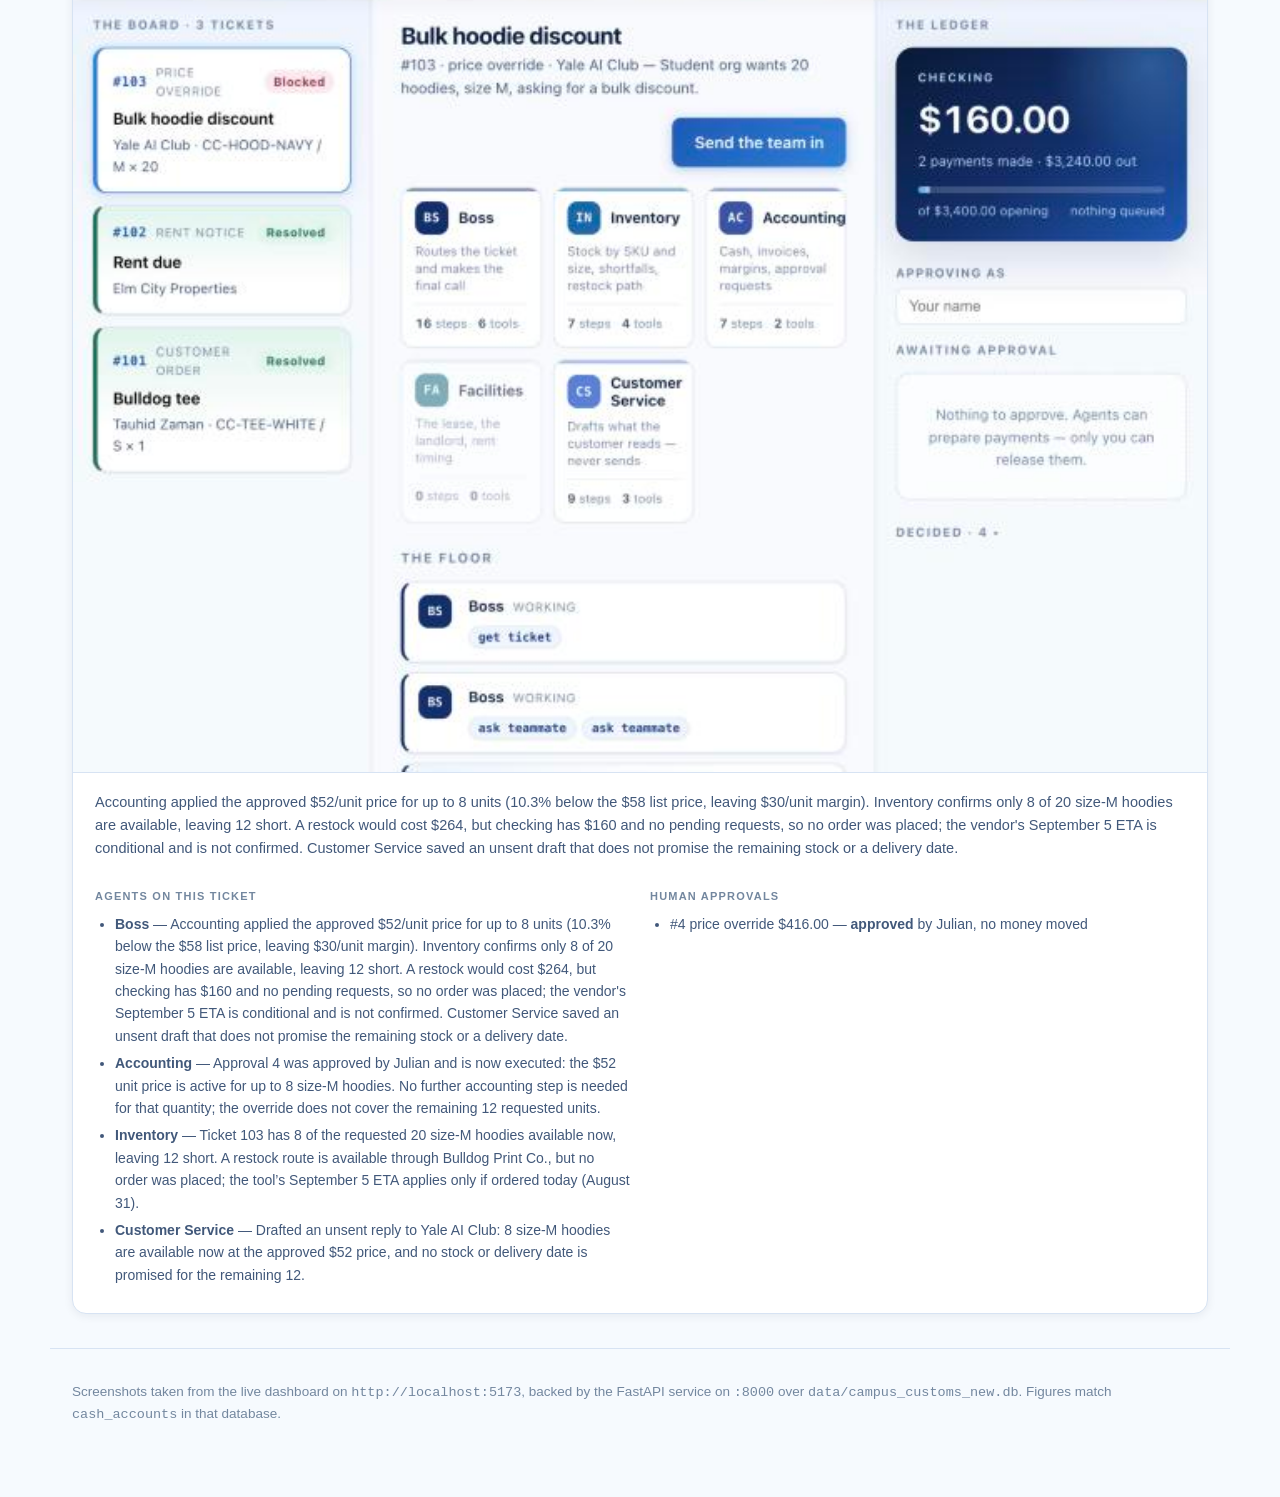
<file: output/resolved_board.html>
<!DOCTYPE html>
<html lang="en">
<head>
<meta charset="utf-8">
<meta name="viewport" content="width=device-width, initial-scale=1">
<title>Campus Customs — Resolved Board</title>
<style>
  :root {
    --navy:#0a1a38; --navy-mid:#13306b; --blue:#1f5bb5; --blue-lt:#e6f0fc;
    --line:#d7e3f3; --ink:#0c1f3d; --ink-mid:#41587a; --ink-soft:#73879f;
    --green:#117054; --green-bg:#e3f5ee; --gold:#a8730a; --gold-bg:#fff6e2;
  }
  * { box-sizing:border-box; }
  body { margin:0; padding:0 0 60px; background:#f6fafe; color:var(--ink);
    font:16px/1.6 -apple-system,BlinkMacSystemFont,"Segoe UI",Roboto,Helvetica,Arial,sans-serif; }
  header { background:linear-gradient(110deg,var(--navy),var(--navy-mid) 55%,var(--blue));
    color:#fff; padding:30px 34px 26px; }
  header h1 { margin:0 0 6px; font-size:26px; letter-spacing:-.4px; }
  header p { margin:0; opacity:.9; font-size:15px; }
  .chips { margin-top:16px; display:flex; gap:8px; flex-wrap:wrap; }
  .chip { background:rgba(255,255,255,.16); border:1px solid rgba(255,255,255,.28);
    padding:4px 12px; border-radius:20px; font-size:13px; }
  .wrap { max-width:1180px; margin:0 auto; padding:0 22px; }
  section { margin-top:34px; background:#fff; border:1px solid var(--line);
    border-radius:14px; overflow:hidden; box-shadow:0 2px 10px rgba(12,31,61,.07); }
  .head { padding:17px 22px; border-bottom:1px solid var(--line);
    display:flex; align-items:center; gap:13px; flex-wrap:wrap; background:#fbfdff; }
  .head h2 { margin:0; font-size:19px; }
  .num { font:700 13px/1 ui-monospace,Menlo,monospace; color:var(--blue); }
  .badge { padding:3px 11px; border-radius:20px; font-size:12px; font-weight:700; }
  .badge.resolved { background:var(--green-bg); color:var(--green); }
  .badge.other { background:var(--gold-bg); color:var(--gold); }
  .cash { margin-left:auto; font-size:14px; color:var(--ink-mid); font-variant-numeric:tabular-nums; }
  .cash b { color:var(--ink); }
  .shot { display:block; width:100%; border-bottom:1px solid var(--line); }
  .body { padding:18px 22px 22px; }
  .body p { margin:0 0 12px; color:var(--ink-mid); font-size:14.5px; }
  h4 { margin:16px 0 7px; font-size:11px; letter-spacing:.11em; text-transform:uppercase;
    color:var(--ink-soft); }
  ul { margin:0; padding-left:20px; font-size:14px; color:var(--ink-mid); }
  li { margin-bottom:5px; }
  .grid { display:grid; grid-template-columns:repeat(auto-fit,minmax(260px,1fr)); gap:20px; }
  footer { max-width:1180px; margin:34px auto 0; padding:18px 22px 0;
    border-top:1px solid var(--line); color:var(--ink-soft); font-size:13.5px; }
  .none { color:var(--ink-soft); font-style:italic; font-size:14px; }
</style>
</head>
<body>
<header>
  <div class="wrap" style="padding:0">
    <h1>Campus Customs — Resolved Board</h1>
    <p>The React dashboard after the full run, captured for each ticket.</p>
    <div class="chips">
      <span class="chip">Shop date 2026-08-31</span>
      <span class="chip">Opening $3,400.00</span>
      <span class="chip">Closing $160.00</span>
      <span class="chip">2 payment(s) · $3,240.00 out</span>
    </div>
  </div>
</header>
<main class="wrap">
<section>
  <div class="head">
    <span class="num">#101</span>
    <h2>Bulldog tee</h2>
    <span class="badge resolved">Resolved</span>
    <span class="cash">Cash <b>$3,400.00</b> → <b>$2,560.00</b> ($-840.00 out)</span>
  </div>
  <img class="shot" src="[data-uri]" alt="Dashboard showing ticket 101">
  <div class="body">
    <p>Size S has 0 on hand, so the requested tee cannot be filled today. The matching restock is already ordered and invoice 501 ($840) is paid; Inventory confirms Bulldog Print Co can ship and estimates arrival on 2026-09-05 from its 5-day lead time, not a confirmed date. An unsent customer draft is saved.</p>
    <div class="grid">
      <div>
        <h4>Agents on this ticket</h4>
        <ul><li><strong>Boss</strong> — Size S has 0 on hand, so the requested tee cannot be filled today. The matching restock is already ordered and invoice 501 ($840) is paid; Inventory confirms Bulldog Print Co can ship and estimates arrival on 2026-09-05 from its 5-day lead time, not a confirmed date. An unsent customer draft is saved.</li><li><strong>Inventory</strong> — The already-ordered restock has an estimated arrival of 2026-09-05, based on Bulldog Print Co’s standard 5-day lead time from the shop date 2026-08-31. The vendor can ship now; this is an estimate, not a confirmed ship date.</li><li><strong>Accounting</strong> — No new invoice-payment approval request was created: a matching request is already pending for invoice 501 (approval 1), so a duplicate was avoided. No payment was made; the request still awaits a human decision.</li><li><strong>Customer Service</strong> — Drafted an unsent message to Tauhid Zaman explaining the size S tee is not on hand, a replacement has been ordered, and no shipping or arrival date is confirmed.</li></ul>
      </div>
      <div>
        <h4>Human approvals</h4>
        <ul><li>#1 invoice payment $840.00 — <strong>approved</strong> by Julian, paid (balance $2,560.00)</li></ul>
      </div>
    </div>
  </div>
</section>

<section>
  <div class="head">
    <span class="num">#102</span>
    <h2>Rent due</h2>
    <span class="badge resolved">Resolved</span>
    <span class="cash">Cash <b>$2,560.00</b> → <b>$160.00</b> ($-2,400.00 out)</span>
  </div>
  <img class="shot" src="[data-uri]" alt="Dashboard showing ticket 102">
  <div class="body">
    <p>Approval 2 was human-approved and executed, paying the $2,400 September rent on 2026-08-31. Accounting reports checking at $160 with no pending or approved claims left; the lease now records 2026-10-02 as the next due date after payment. Facilities noted that this lease date differs from the ticket's original September 2 due-date claim, but the payment record and updated next due date establish that the September rent was paid.</p>
    <div class="grid">
      <div>
        <h4>Agents on this ticket</h4>
        <ul><li><strong>Boss</strong> — Approval 2 was human-approved and executed, paying the $2,400 September rent on 2026-08-31. Accounting reports checking at $160 with no pending or approved claims left; the lease now records 2026-10-02 as the next due date after payment. Facilities noted that this lease date differs from the ticket's original September 2 due-date claim, but the payment record and updated next due date establish that the September rent was paid.</li><li><strong>Facilities</strong> — The ticket’s stated September 2 due date conflicts with lease 1’s recorded October 2 due date, so the claim does not match the lease and should be reviewed before any payment action. The lease currently marks rent as upcoming, not late; I did not hand it to Accounting because of the discrepancy.</li><li><strong>Accounting</strong> — No accounting action is needed. Approval 2 is executed and the $2,400 rent payment for lease 1 was paid on 2026-08-31 with human approval; current checking cash is $160 and there are no pending or approved claims queued.</li></ul>
      </div>
      <div>
        <h4>Human approvals</h4>
        <ul><li>#2 rent payment $2,400.00 — <strong>approved</strong> by Julian, paid (balance $160.00)</li></ul>
      </div>
    </div>
  </div>
</section>

<section>
  <div class="head">
    <span class="num">#103</span>
    <h2>Bulk hoodie discount</h2>
    <span class="badge other">Blocked</span>
    <span class="cash">Cash <b>$160.00</b> → <b>$160.00</b> (unchanged)</span>
  </div>
  <img class="shot" src="[data-uri]" alt="Dashboard showing ticket 103">
  <div class="body">
    <p>Accounting applied the approved $52/unit price for up to 8 units (10.3% below the $58 list price, leaving $30/unit margin). Inventory confirms only 8 of 20 size-M hoodies are available, leaving 12 short. A restock would cost $264, but checking has $160 and no pending requests, so no order was placed; the vendor's September 5 ETA is conditional and is not confirmed. Customer Service saved an unsent draft that does not promise the remaining stock or a delivery date.</p>
    <div class="grid">
      <div>
        <h4>Agents on this ticket</h4>
        <ul><li><strong>Boss</strong> — Accounting applied the approved $52/unit price for up to 8 units (10.3% below the $58 list price, leaving $30/unit margin). Inventory confirms only 8 of 20 size-M hoodies are available, leaving 12 short. A restock would cost $264, but checking has $160 and no pending requests, so no order was placed; the vendor's September 5 ETA is conditional and is not confirmed. Customer Service saved an unsent draft that does not promise the remaining stock or a delivery date.</li><li><strong>Accounting</strong> — Approval 4 was approved by Julian and is now executed: the $52 unit price is active for up to 8 size-M hoodies. No further accounting step is needed for that quantity; the override does not cover the remaining 12 requested units.</li><li><strong>Inventory</strong> — Ticket 103 has 8 of the requested 20 size-M hoodies available now, leaving 12 short. A restock route is available through Bulldog Print Co., but no order was placed; the tool’s September 5 ETA applies only if ordered today (August 31).</li><li><strong>Customer Service</strong> — Drafted an unsent reply to Yale AI Club: 8 size-M hoodies are available now at the approved $52 price, and no stock or delivery date is promised for the remaining 12.</li></ul>
      </div>
      <div>
        <h4>Human approvals</h4>
        <ul><li>#4 price override $416.00 — <strong>approved</strong> by Julian, no money moved</li></ul>
      </div>
    </div>
  </div>
</section>

</main>
<footer>
  <p>Screenshots taken from the live dashboard on <code>http://localhost:5173</code>, backed by
  the FastAPI service on <code>:8000</code> over <code>data/campus_customs_new.db</code>.
  Figures match <code>cash_accounts</code> in that database.</p>
</footer>
</body>
</html>
</file>
